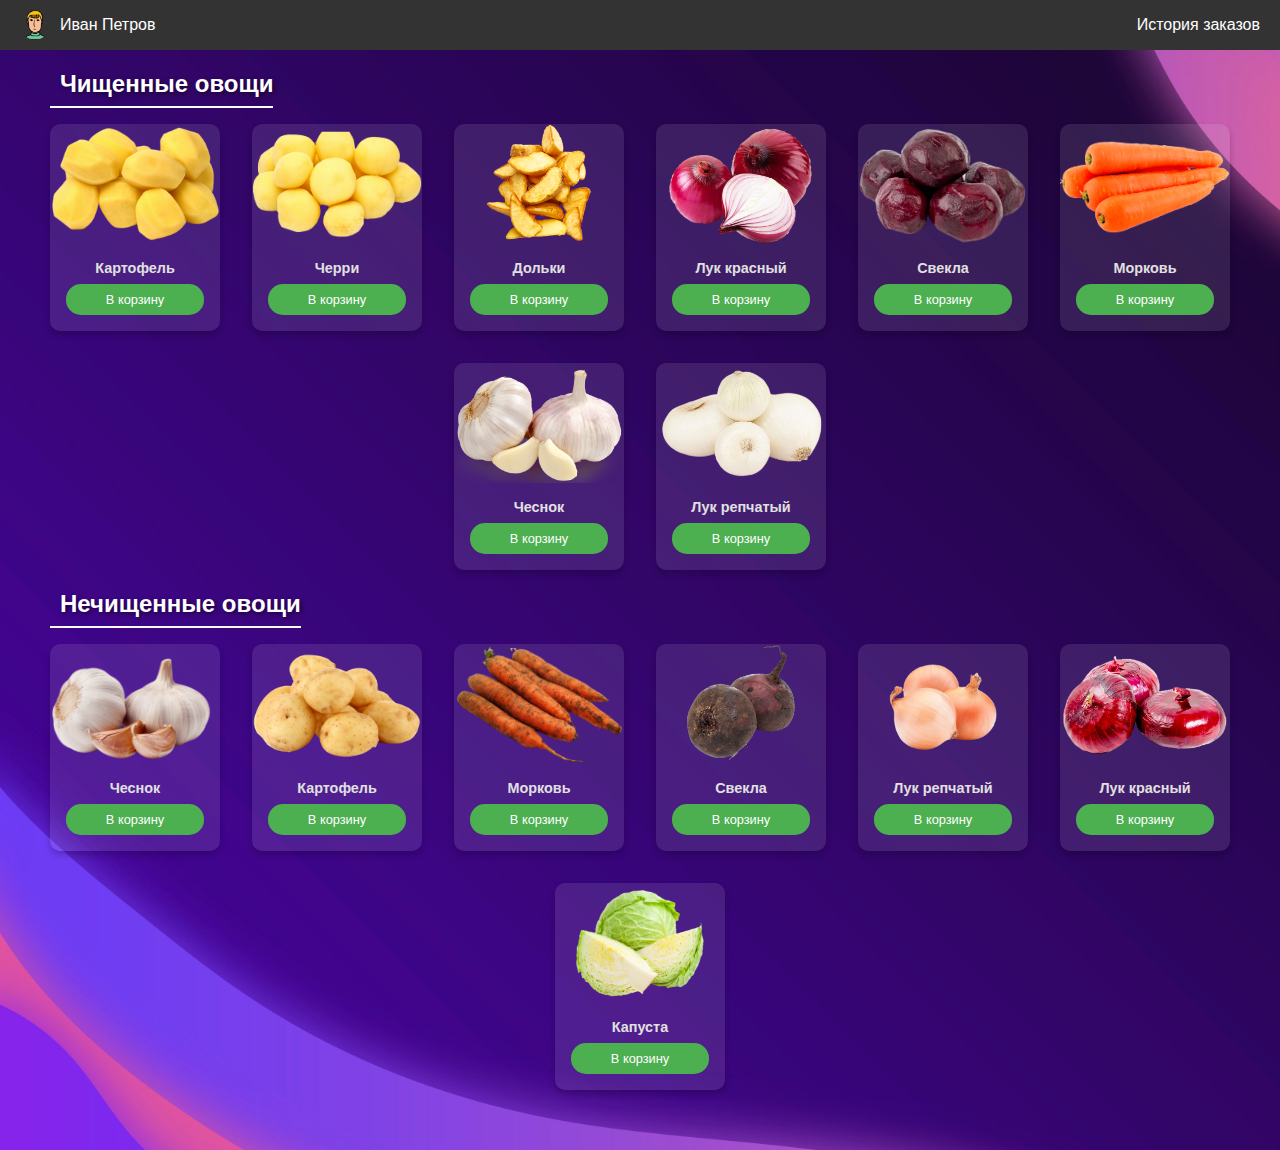
<file: index.html>
<html><head>
    <meta charset="UTF-8">
    <meta name="viewport" content="width=device-width, initial-scale=1.0">
    <title>Доставка овощей</title>
    
    </head>
    <link rel="stylesheet" type="text/css" href="/static/style.css">
    <body>
        <!-- Добавленная навигационная панель -->
        <div class="nav-panel">
            <div class="user-info">
                <img src="/Image/user.png" alt="Аватар пользователя" class="user-avatar" width="30" height="30">
                <span id="userName">Иван Петров</span>
            </div>
            <div>
                <a href="#" id="orderHistoryLink">История заказов</a>
            </div>
        </div>
    
        <div class="container" id="peeled">
            <h2>Чищенные овощи</h2>
            <div class="product-grid" id="peeledGrid"></div>
        </div>
    
        <div class="container" id="unpeeled">
            <h2>Нечищенные овощи</h2>
            <div class="product-grid" id="unpeeledGrid"></div>
        </div>
    
        <button class="cart-button">
            <svg class="cart-icon" viewBox="0 0 24 24" xmlns="http://www.w3.org/2000/svg">
                <path d="M7 18c-1.1 0-1.99.9-1.99 2S5.9 22 7 22s2-.9 2-2-.9-2-2-2zM1 2v2h2l3.6 7.59-1.35 2.45c-.16.28-.25.61-.25.96 0 1.1.9 2 2 2h12v-2H7.42c-.14 0-.25-.11-.25-.25l.03-.12.9-1.63h7.45c.75 0 1.41-.41 1.75-1.03l3.58-6.49c.08-.14.12-.31.12-.48 0-.55-.45-1-1-1H5.21l-.94-2H1zm16 16c-1.1 0-1.99.9-1.99 2s.89 2 1.99 2 2-.9 2-2-.9-2-2-2z"/>
            </svg>
            Корзина
        </button>
    
        <div id="cartModal" class="modal">
            <div class="modal-content">
                <span class="close">&times;</span>
                <h2>Ваша корзина</h2>
                <div id="cartItems"></div>
                <button onclick="sucess_order()" id="checkoutButton" class="checkout-button">Оформить заказ</button>
            </div>
        </div>
    
        <script src="/static/script.js"></script>
    </body></html>
</file>
<file: static/style.css>
body {
    font-family: Arial, sans-serif;
    margin: 0;
    padding: 0;
    color: #e0e0e0;
    padding-bottom: 60px;
    background-image: url("/Image/back_body.jpg");
    background-size: cover; /* Покрывает весь экран */
    background-repeat: no-repeat; /* Не повторяет изображение */
    background-attachment: fixed; /* Фиксирует изображение при скроллинге */
    background-position: center; /* Выравнивает изображение по центру */
 
}

.container {
    max-width: 1200px;
    margin: 0rem auto;
    padding: 0 1rem;
    position: relative;
}

h2 {
    color: #ffffff;
    text-align: left;
    text-shadow: 2px 2px 4px rgba(0, 0, 0, 0.5);
    padding-left: 10px;
    margin-bottom: 1rem;
    border-bottom: 2px solid #ffffff;
    padding-bottom: 0.5rem;
    margin-left: 10px;
    display: inline-block;
    font-size: 1.5rem;
}

.product-grid {
    display: flex;
    flex-wrap: wrap;
    justify-content: center;
    gap: 2rem;
}

.product-card {
    width: 170px;
    background-color: rgba(255, 255, 255, 0.1);
    border-radius: 10px;
    box-shadow: 0 4px 6px rgba(0, 0, 0, 0.2);
    overflow: hidden;
    transition: transform 0.3s ease, box-shadow 0.3s ease;
    text-align: center;
}

.product-card:hover {
    transform: translateY(-5px);
    box-shadow: 0 6px 12px rgba(0, 0, 0, 0.3);
}

.product-image {
    display: block;
    width: 100%;
    height: 120px;
    object-fit: contain; /* Изменено с cover на contain для полного вмещения изображения */
}


.product-info {
    padding: 1rem;
}

.product-name {
    font-weight: bold;
    margin-bottom: 0.5rem;
    font-size: 0.9rem;
}

.add-to-cart,
.quantity-input {
    background-color: #4CAF50;
    color: white;
    border: none;
    padding: 0.5rem 1rem;
    border-radius: 15px;
    cursor: pointer;
    transition: background-color 0.3s ease;
    font-size: 0.8rem;
    width: 100%;
    box-sizing: border-box;
}

.add-to-cart:hover {
    background-color: #45a049;
}

.quantity-input {
    background-color: #333;
    text-align: center;
}

.quantity-input:focus {
    outline: none;
    box-shadow: 0 0 0 2px #4CAF50;
}

.cart-button {
    background-color: #4CAF50;
    color: white;
    border: none;
    padding: 1rem;
    cursor: pointer;
    transition: background-color 0.3s ease;
    font-size: 1.2rem;
    position: fixed;
    bottom: 0;
    left: 0;
    width: 100%;
    z-index: 1000;
    display: none;
    border-radius: 40px;
    margin-bottom: 10px;
}

.cart-button:hover {
    background-color: #45a049;
}

.cart-icon {
    width: 24px;
    height: 24px;
    fill: white;
    vertical-align: middle;
    margin-right: 10px;
}

.modal {
    display: none;
    position: fixed;
    z-index: 2000;
    left: 0;
    top: 0;
    width: 100%;
    height: 100%;
    overflow: auto;
    background-color: rgba(0, 0, 0, 0.8);
}

.modal-content {
    background-color: #26054E;
    margin: 10% auto;
    padding: 20px;
    border-radius: 10px;
    width: 80%;
    max-width: 600px;
    box-shadow: 0 4px 8px rgba(0, 0, 0, 0.2);
}

.close {
    color: #aaa;
    float: right;
    font-size: 28px;
    font-weight: bold;
    cursor: pointer;
}

.close:hover,
.close:focus {
    color: #fff;
    text-decoration: none;
    cursor: pointer;
}

.cart-item {
    display: flex;
    align-items: center;
    justify-content: space-between;
    margin-bottom: 15px;
    padding: 10px;
    background-color: rgba(255, 255, 255, 0.1);
    border-radius: 5px;
}

.cart-item img {
    width: 70px;
    height: 60px;
    object-fit: cover;
    margin-right: 15px;
    border-radius: 5px;
    object-fit: contain;
}

.cart-item-info {
    flex-grow: 1;
    display: flex;
    justify-content: space-between;
    align-items: center;
}

.cart-item-name {
    font-weight: bold;
}

.cart-quantity-input {
    width: 60px;
    text-align: center;
    background-color: #333;
    color: #fff;
    border: 1px solid #4CAF50;
    border-radius: 3px;
    padding: 5px;
}

.cart-category {
    margin-bottom: 20px;
}

.cart-category h3 {
    color: #ffffff;
    border-bottom: 1px solid #4CAF50;
    padding-bottom: 5px;
    margin-bottom: 10px;
}

.checkout-button {
    background-color: #4CAF50;
    color: white;
    border: none;
    padding: 1rem;
    cursor: pointer;
    transition: background-color 0.3s ease;
    font-size: 1.2rem;
    width: 100%;
    margin-top: 20px;
    border-radius: 5px;
}

.checkout-button:hover {
    background-color: #45a049;
}

/* Стили для навигационной панели */
.nav-panel {
    background-color: #333;
    color: white;
    padding: 10px 20px;
    display: flex;
    justify-content: space-between;
    align-items: center;
}

.nav-panel a {
    color: white;
    text-decoration: none;
    margin-left: 20px;
}

.nav-panel a:hover {
    text-decoration: underline;
}

.user-info {
    display: flex;
    align-items: center;
}

.user-avatar {
    width: 30px;
    height: 30px;
    border-radius: 50%;
    margin-right: 10px;
}
</file>
